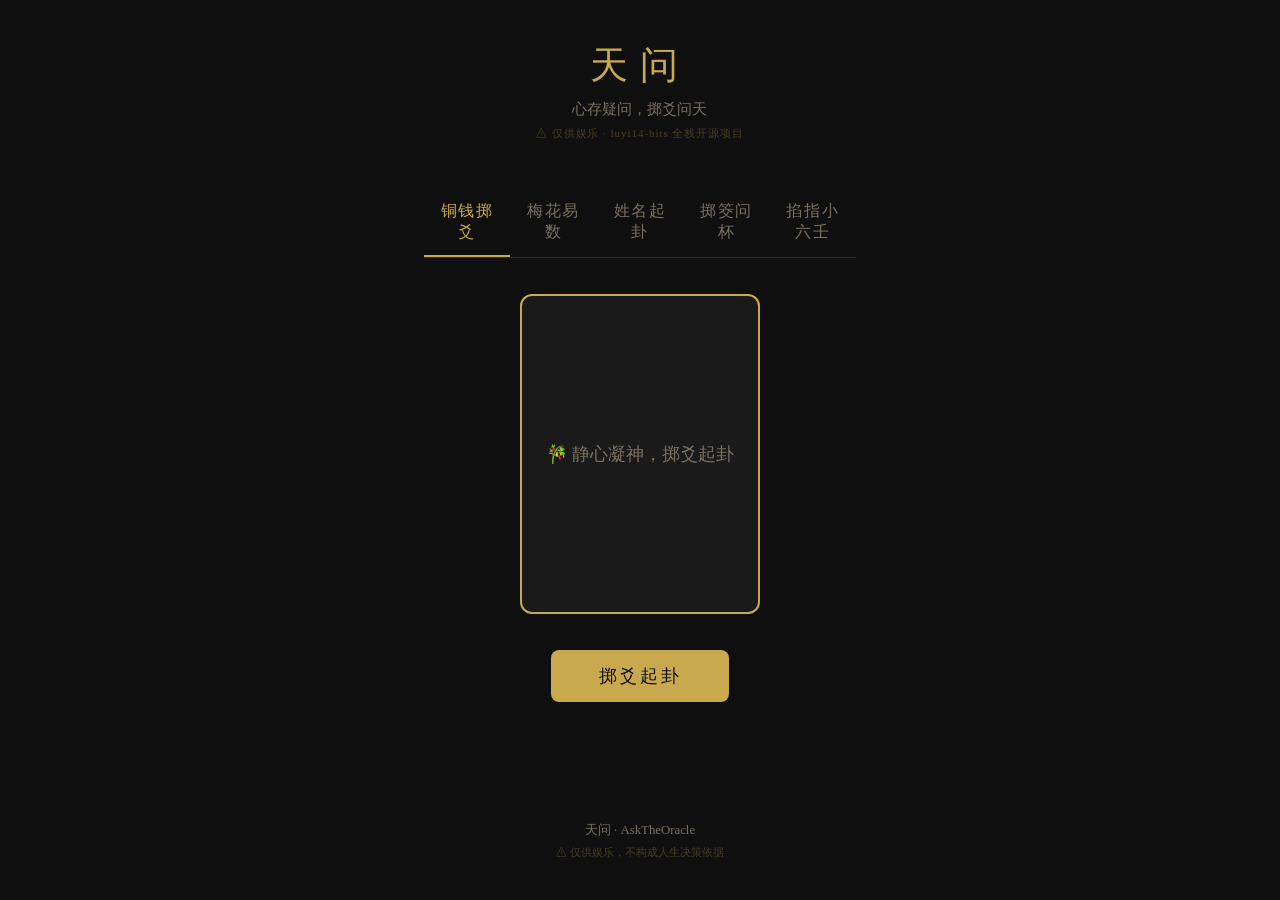
<file: index.html>
<!DOCTYPE html>
<!--
  AskTheOracle — 天问
  Copyright (C) 2026 天问 (AskTheOracle)
  Licensed under GNU AGPL v3.0
-->
<html lang="zh-CN">
<head>
    <meta charset="UTF-8">
    <meta name="viewport" content="width=device-width, initial-scale=1.0">
    <!-- [FIX F-06][FIX F-07] CSP: 移除 unsafe-inline（btn-share 已改用 CSS class）+ 移除 frame-ancestors（meta 标签不兼容） -->
    <meta http-equiv="Content-Security-Policy" content="default-src 'self'; style-src 'self'; img-src 'self' data:; connect-src 'self'; worker-src 'self';">
    <title>天问 · AskTheOracle</title>
    <link rel="stylesheet" href="css/style.css">
    <link rel="manifest" href="manifest.json">
    <meta name="theme-color" content="#0f0f0f">
    <meta name="apple-mobile-web-app-capable" content="yes">
    <meta name="apple-mobile-web-app-status-bar-style" content="black-translucent">
    <link rel="apple-touch-icon" href="icon.svg">
</head>
<body>
    <div id="app">
        <header>
            <h1>天问</h1>
            <p class="subtitle">心存疑问，掷爻问天</p>
            <p class="header-watermark">⚠ 仅供娱乐 · luyi14-bits 全栈开源项目</p>
        </header>

        <main id="main-stage">
            <!-- 模式切换 -->
            <div id="mode-tabs">
                <button id="tab-tongqian" class="mode-tab active">铜钱掷爻</button>
                <button id="tab-meihua" class="mode-tab">梅花易数</button>
                <button id="tab-name" class="mode-tab">姓名起卦</button>
                <button id="tab-jiaobei" class="mode-tab">掷筊问杯</button>
                <button id="tab-liuren" class="mode-tab">掐指小六壬</button>
            </div>

            <!-- 卦象展示区 -->
            <div id="gua-display">
                <p class="placeholder">🎋 静心凝神，掷爻起卦</p>
            </div>

            <!-- 铜钱操作区 -->
            <div id="controls">
                <button id="btn-cast" class="btn-primary">掷爻起卦</button>
            </div>

            <!-- 梅花操作区 -->
            <div id="meihua-controls" class="hidden">
                <div class="meihua-input-row">
                    <div class="meihua-input-group">
                        <label for="input-num1">上卦数</label>
                        <input type="number" id="input-num1" min="1" max="9999" placeholder="1-9999">
                    </div>
                    <div class="meihua-input-group">
                        <label for="input-num2">下卦数</label>
                        <input type="number" id="input-num2" min="1" max="9999" placeholder="1-9999">
                    </div>
                    <div class="meihua-input-group">
                        <label for="input-num3">动爻数</label>
                        <input type="number" id="input-num3" min="1" max="9999" placeholder="1-9999">
                    </div>
                </div>
                <div class="meihua-btn-row">
                    <button id="btn-meihua-random" class="btn-aux">🎲 随机数字</button>
                    <button id="btn-meihua-time" class="btn-aux">🕐 用当前时间</button>
                </div>
                <button id="btn-meihua-cast" class="btn-primary">起卦</button>
            </div>

            <!-- 姓名起卦区 -->
            <div id="name-controls" class="hidden">
                <div class="name-input-row">
                    <input type="text" id="input-name" placeholder="请输入姓名（如：诸葛亮）" maxlength="10">
                </div>
                <button id="btn-name-cast" class="btn-primary">起卦</button>
                <button id="btn-toggle-cross" class="btn-aux">交叉分析</button>
                <div id="birth-controls" class="hidden">
                    <div class="birth-input-row">
                        <div class="birth-input-group">
                            <label for="input-birth-year">年</label>
                            <input type="number" id="input-birth-year" min="1900" max="2100" placeholder="1990">
                        </div>
                        <div class="birth-input-group">
                            <label for="input-birth-month">月</label>
                            <input type="number" id="input-birth-month" min="1" max="12" placeholder="1">
                        </div>
                        <div class="birth-input-group">
                            <label for="input-birth-day">日</label>
                            <input type="number" id="input-birth-day" min="1" max="31" placeholder="1">
                        </div>
                        <div class="birth-input-group">
                            <label for="input-birth-hour">时</label>
                            <input type="number" id="input-birth-hour" min="0" max="23" placeholder="12">
                        </div>
                    </div>
                    <button id="btn-cross-cast" class="btn-primary">交叉起卦</button>
                </div>
            </div>

            <!-- 掷筊问杯区 -->
            <div id="jiaobei-controls" class="hidden">
                <div id="jiaobei-display">
                    <p class="placeholder">🙏 掷筊问杯，诚心则灵</p>
                </div>
                <button id="btn-jiaobei" class="btn-primary">掷杯</button>
            </div>

            <!-- 小六壬掐指区 -->
            <div id="liuren-controls" class="hidden">
                <div id="liuren-sub-tabs">
                    <button id="liuren-tab-lunar" class="liuren-sub-tab active">农历推算</button>
                    <button id="liuren-tab-solar" class="liuren-sub-tab">公历推算</button>
                </div>

                <div id="liuren-lunar-controls">
                    <div class="meihua-input-row">
                        <div class="meihua-input-group">
                            <label for="input-liuren-month">农历月</label>
                            <input type="number" id="input-liuren-month" min="1" max="12" placeholder="1-12">
                        </div>
                        <div class="meihua-input-group">
                            <label for="input-liuren-day">农历日</label>
                            <input type="number" id="input-liuren-day" min="1" max="30" placeholder="1-30">
                        </div>
                        <div class="meihua-input-group">
                            <label for="input-liuren-hour">时辰</label>
                            <input type="number" id="input-liuren-hour" min="1" max="12" placeholder="1-12">
                        </div>
                    </div>
                    <button id="btn-liuren-cast" class="btn-primary">掐指推算</button>
                </div>

                <div id="liuren-solar-controls" class="hidden">
                    <div class="birth-input-row">
                        <div class="birth-input-group">
                            <label for="liuren-sel-year">年</label>
                            <select id="liuren-sel-year"></select>
                        </div>
                        <div class="birth-input-group">
                            <label for="liuren-sel-month">月</label>
                            <select id="liuren-sel-month"></select>
                        </div>
                        <div class="birth-input-group">
                            <label for="liuren-sel-day">日</label>
                            <select id="liuren-sel-day"></select>
                        </div>
                    </div>
                    <div class="birth-input-row">
                        <div class="birth-input-group">
                            <label for="liuren-sel-hour">时</label>
                            <select id="liuren-sel-hour"></select>
                        </div>
                        <div class="birth-input-group">
                            <label for="liuren-sel-minute">分</label>
                            <select id="liuren-sel-minute"></select>
                        </div>
                    </div>
                    <button id="btn-liuren-solar" class="btn-primary">掐指推算</button>
                </div>
            </div>

            <!-- 结果区 -->
            <div id="result" class="hidden">
                <div id="gua-name"></div>
                <div id="gua-symbol"></div>
                <div id="gua-interpretation"></div>
                <button id="btn-share" class="btn-aux btn-share">📤 分享卦象</button>
            </div>
        </main>

        <footer>
            <p>天问 · AskTheOracle</p>
            <p class="footer-disclaimer">⚠ 仅供娱乐，不构成人生决策依据</p>
        </footer>
    </div>

    <script src="js/gua-data.js"></script>
    <script src="js/plain-data.js"></script>
    <script src="js/stroke-data.js"></script>
    <script src="js/animation.js"></script>
    <script src="js/app.js"></script>
    <script>
    if ('serviceWorker' in navigator) {
        navigator.serviceWorker.register('sw.js').catch(function () {});
    }
    </script>
</body>
</html>
</file>
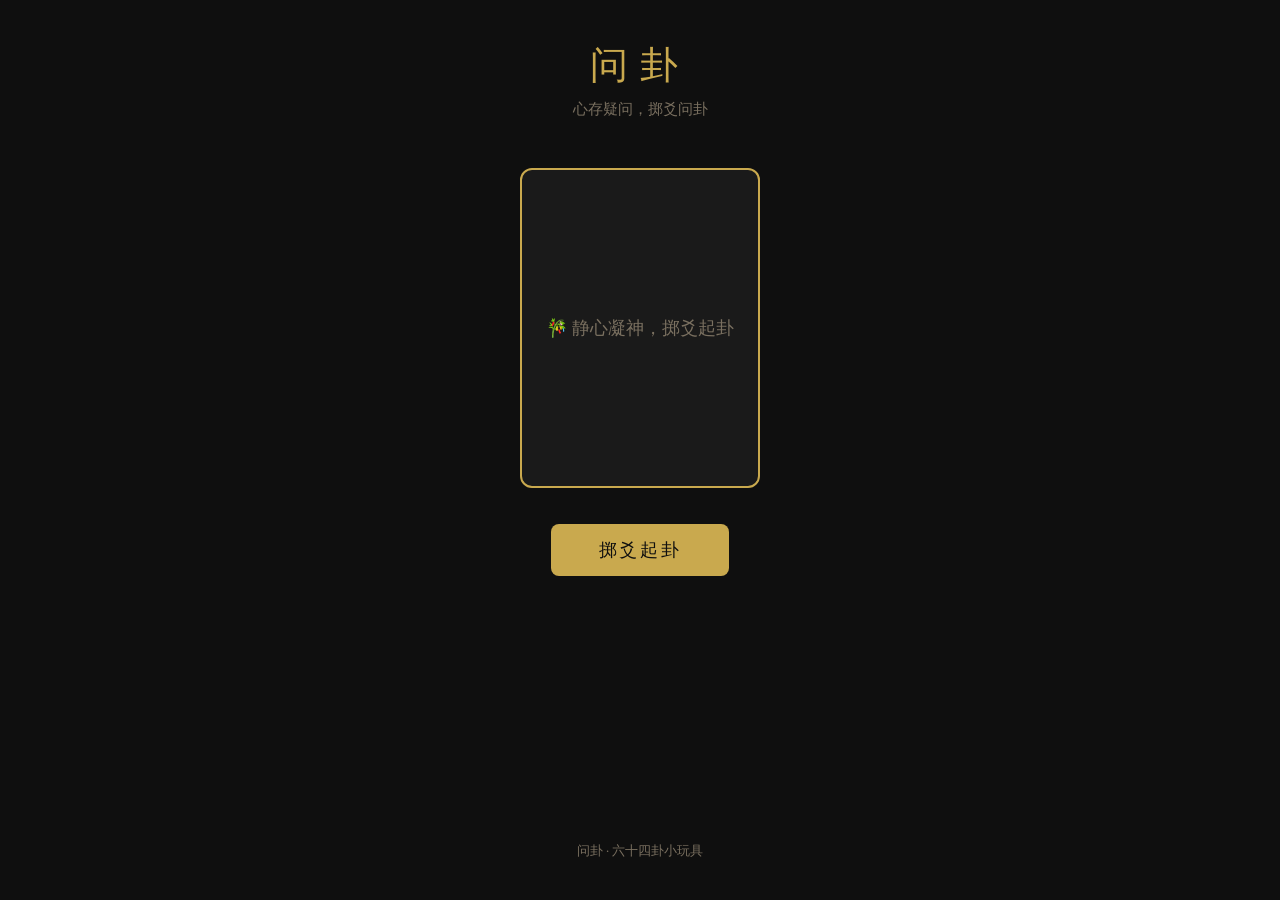
<file: versions/A0.2/index.html>
<!DOCTYPE html>
<html lang="zh-CN">
<head>
    <meta charset="UTF-8">
    <meta name="viewport" content="width=device-width, initial-scale=1.0">
    <meta http-equiv="Content-Security-Policy" content="default-src 'self'; style-src 'self' 'unsafe-inline'; img-src 'self' data:; connect-src 'none'; frame-ancestors 'none';">
    <title>问卦 · WenGua</title>
    <link rel="stylesheet" href="css/style.css">
</head>
<body>
    <div id="app">
        <header>
            <h1>问卦</h1>
            <p class="subtitle">心存疑问，掷爻问卦</p>
        </header>

        <main id="main-stage">
            <!-- 卦象展示区 -->
            <div id="gua-display">
                <p class="placeholder">🎋 静心凝神，掷爻起卦</p>
            </div>

            <!-- 操作区 -->
            <div id="controls">
                <button id="btn-cast" class="btn-primary">掷爻起卦</button>
            </div>

            <!-- 结果区 -->
            <div id="result" class="hidden">
                <div id="gua-name"></div>
                <div id="gua-symbol"></div>
                <div id="gua-interpretation"></div>
            </div>
        </main>

        <footer>
            <p>问卦 · 六十四卦小玩具</p>
        </footer>
    </div>

    <script src="js/gua-data.js"></script>
    <script src="js/animation.js"></script>
    <script src="js/app.js"></script>
</body>
</html>
</file>
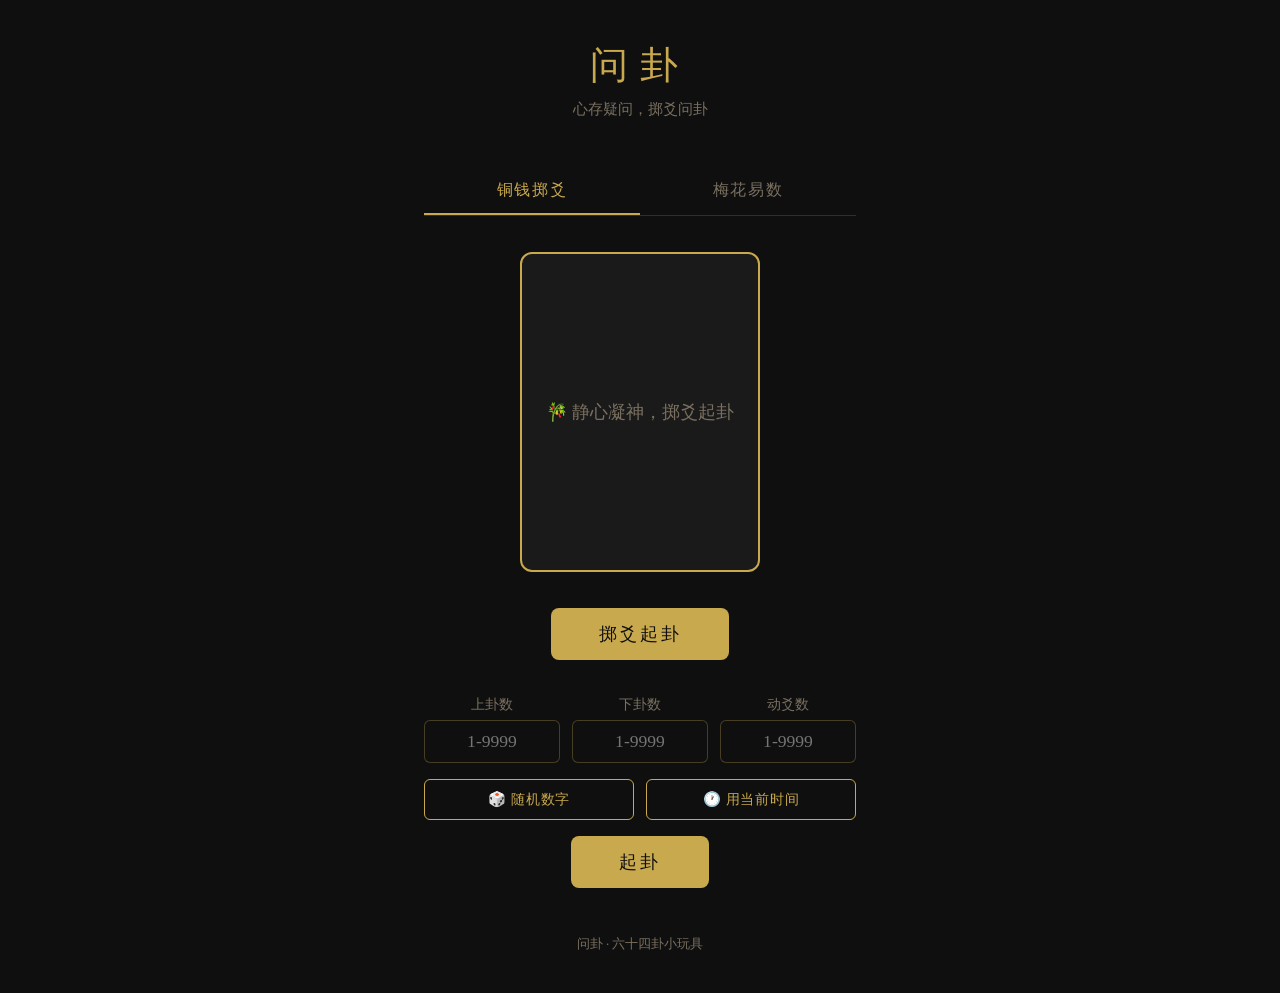
<file: versions/A0.3/index.html>
<!DOCTYPE html>
<html lang="zh-CN">
<head>
    <meta charset="UTF-8">
    <meta name="viewport" content="width=device-width, initial-scale=1.0">
    <meta http-equiv="Content-Security-Policy" content="default-src 'self'; style-src 'self' 'unsafe-inline'; img-src 'self' data:; connect-src 'none'; frame-ancestors 'none';">
    <title>问卦 · WenGua</title>
    <link rel="stylesheet" href="css/style.css">
</head>
<body>
    <div id="app">
        <header>
            <h1>问卦</h1>
            <p class="subtitle">心存疑问，掷爻问卦</p>
        </header>

        <main id="main-stage">
            <!-- 模式切换 -->
            <div id="mode-tabs">
                <button id="tab-tongqian" class="mode-tab active">铜钱掷爻</button>
                <button id="tab-meihua" class="mode-tab">梅花易数</button>
            </div>

            <!-- 卦象展示区 -->
            <div id="gua-display">
                <p class="placeholder">🎋 静心凝神，掷爻起卦</p>
            </div>

            <!-- 铜钱操作区 -->
            <div id="controls">
                <button id="btn-cast" class="btn-primary">掷爻起卦</button>
            </div>

            <!-- 梅花操作区 -->
            <div id="meihua-controls" class="hidden">
                <div class="meihua-input-row">
                    <div class="meihua-input-group">
                        <label for="input-num1">上卦数</label>
                        <input type="number" id="input-num1" min="1" max="9999" placeholder="1-9999">
                    </div>
                    <div class="meihua-input-group">
                        <label for="input-num2">下卦数</label>
                        <input type="number" id="input-num2" min="1" max="9999" placeholder="1-9999">
                    </div>
                    <div class="meihua-input-group">
                        <label for="input-num3">动爻数</label>
                        <input type="number" id="input-num3" min="1" max="9999" placeholder="1-9999">
                    </div>
                </div>
                <div class="meihua-btn-row">
                    <button id="btn-meihua-random" class="btn-aux">🎲 随机数字</button>
                    <button id="btn-meihua-time" class="btn-aux">🕐 用当前时间</button>
                </div>
                <button id="btn-meihua-cast" class="btn-primary">起卦</button>
            </div>

            <!-- 结果区 -->
            <div id="result" class="hidden">
                <div id="gua-name"></div>
                <div id="gua-symbol"></div>
                <div id="gua-interpretation"></div>
            </div>
        </main>

        <footer>
            <p>问卦 · 六十四卦小玩具</p>
        </footer>
    </div>

    <script src="js/gua-data.js"></script>
    <script src="js/animation.js"></script>
    <script src="js/app.js"></script>
</body>
</html>
</file>
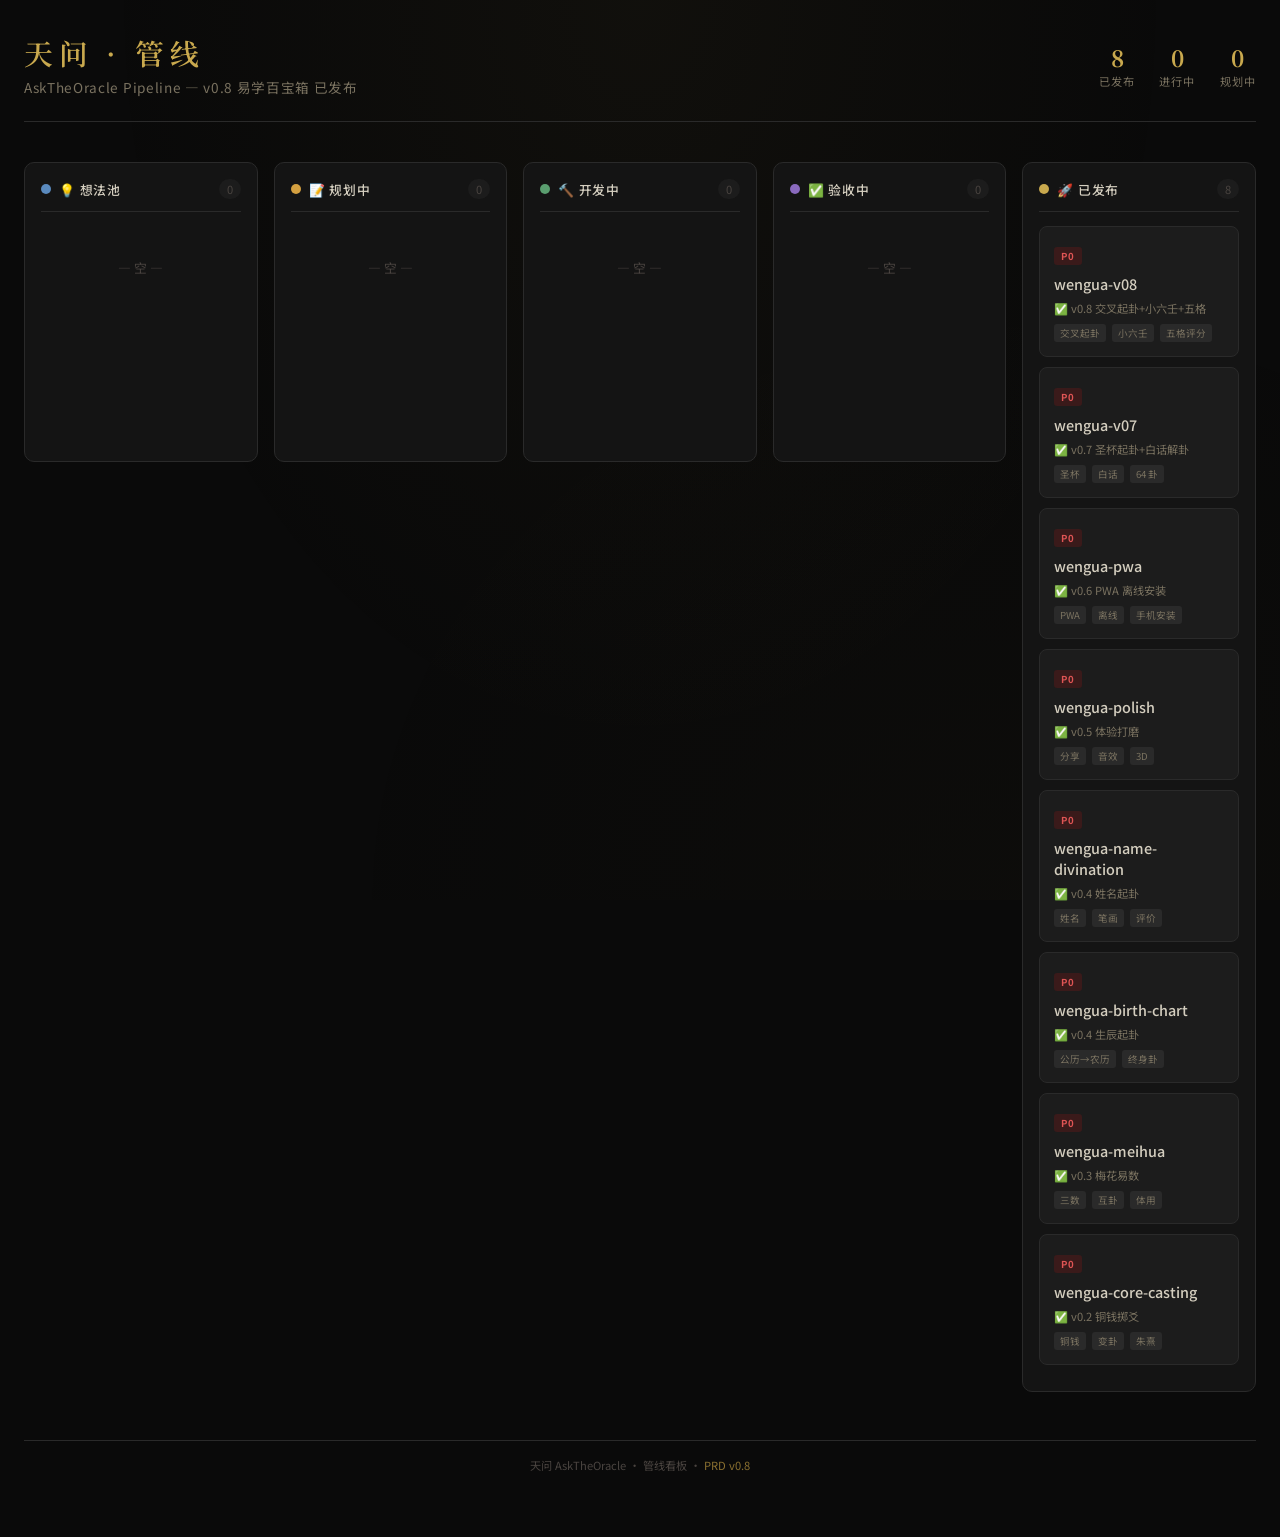
<file: .trae/pipeline/pipeline.html>
<!DOCTYPE html>
<html lang="zh-CN">
<head>
<meta charset="UTF-8">
<meta name="viewport" content="width=device-width, initial-scale=1.0">
<title>问卦 · 管线看板</title>
<style>
  @import url('https://fonts.googleapis.com/css2?family=Noto+Serif+SC:wght@400;600;700&family=Noto+Sans+SC:wght@300;400;500&display=swap');

  :root {
    --bg: #0a0a0a;
    --surface: #141414;
    --card: #1c1c1c;
    --border: #2a2a2a;
    --gold: #c9a94e;
    --gold-dim: #8a7030;
    --text: #d4cebf;
    --text-dim: #7a7260;
    --text-muted: #4a4440;
    --red: #e05555;
    --amber: #d4a040;
    --green: #5a9e6f;
    --blue: #5a8abe;
    --tag-idea: #3a3a4a;
    --tag-plan: #4a3a2a;
    --tag-dev: #2a4a3a;
    --tag-review: #3a2a4a;
    --tag-done: #2a3a2a;
  }

  * { margin:0; padding:0; box-sizing:border-box; }

  body {
    background: var(--bg);
    color: var(--text);
    font-family: 'Noto Sans SC', 'Microsoft YaHei', sans-serif;
    min-height: 100vh;
    overflow-x: hidden;
  }

  /* --- Background atmosphere --- */
  body::before {
    content: '';
    position: fixed;
    inset: 0;
    background: radial-gradient(ellipse at 50% 0%, rgba(201,169,78,0.04) 0%, transparent 60%),
                radial-gradient(ellipse at 80% 100%, rgba(201,169,78,0.02) 0%, transparent 50%);
    pointer-events: none;
    z-index: 0;
  }

  .container {
    position: relative;
    z-index: 1;
    max-width: 1400px;
    margin: 0 auto;
    padding: 32px 24px 64px;
  }

  /* --- Header --- */
  .header {
    display: flex;
    align-items: center;
    justify-content: space-between;
    margin-bottom: 40px;
    padding-bottom: 24px;
    border-bottom: 1px solid var(--border);
  }

  .header-left h1 {
    font-family: 'Noto Serif SC', serif;
    font-size: 1.8rem;
    font-weight: 600;
    color: var(--gold);
    letter-spacing: 0.2em;
  }

  .header-left .sub {
    color: var(--text-dim);
    font-size: 0.85rem;
    margin-top: 4px;
    letter-spacing: 0.05em;
  }

  .header-right {
    display: flex;
    gap: 24px;
    align-items: center;
  }

  .stat {
    text-align: center;
  }
  .stat-num {
    font-family: 'Noto Serif SC', serif;
    font-size: 1.4rem;
    color: var(--gold);
    font-weight: 700;
  }
  .stat-label {
    font-size: 0.7rem;
    color: var(--text-dim);
    text-transform: uppercase;
    letter-spacing: 0.1em;
  }

  /* --- Pipeline columns --- */
  .pipeline {
    display: grid;
    grid-template-columns: repeat(5, 1fr);
    gap: 16px;
    align-items: start;
  }

  .column {
    background: var(--surface);
    border-radius: 10px;
    padding: 16px;
    border: 1px solid var(--border);
    min-height: 300px;
  }

  .col-header {
    display: flex;
    align-items: center;
    gap: 8px;
    margin-bottom: 14px;
    padding-bottom: 12px;
    border-bottom: 1px solid var(--border);
  }

  .col-icon {
    width: 10px;
    height: 10px;
    border-radius: 50%;
    flex-shrink: 0;
  }
  .col-icon.idea { background: var(--blue); }
  .col-icon.plan { background: var(--amber); }
  .col-icon.dev  { background: var(--green); }
  .col-icon.review { background: #8a6abe; }
  .col-icon.done { background: var(--gold); }

  .col-title {
    font-size: 0.8rem;
    font-weight: 500;
    letter-spacing: 0.06em;
  }
  .col-count {
    margin-left: auto;
    font-size: 0.7rem;
    color: var(--text-muted);
    background: var(--card);
    padding: 2px 8px;
    border-radius: 10px;
  }

  /* --- Cards --- */
  .card {
    background: var(--card);
    border: 1px solid var(--border);
    border-radius: 8px;
    padding: 14px;
    margin-bottom: 10px;
    cursor: pointer;
    transition: border-color 0.2s, transform 0.2s;
  }
  .card:hover {
    border-color: var(--gold-dim);
    transform: translateY(-1px);
  }

  .card-priority {
    display: inline-block;
    font-size: 0.6rem;
    font-weight: 700;
    letter-spacing: 0.08em;
    padding: 2px 7px;
    border-radius: 3px;
    margin-bottom: 8px;
  }
  .pri-p0 { background: #3a1a1a; color: var(--red); }
  .pri-p1 { background: #3a2a1a; color: var(--amber); }
  .pri-p2 { background: #2a2a3a; color: var(--blue); }
  .pri-p3 { background: var(--tag-idea); color: #8a8aaa; }

  .card-title {
    font-size: 0.9rem;
    font-weight: 500;
    color: var(--text);
    margin-bottom: 6px;
  }

  .card-meta {
    font-size: 0.7rem;
    color: var(--text-dim);
    display: flex;
    gap: 12px;
  }

  .card-meta span {
    display: flex;
    align-items: center;
    gap: 4px;
  }

  .card-tags {
    margin-top: 8px;
    display: flex;
    gap: 6px;
    flex-wrap: wrap;
  }

  .tag {
    font-size: 0.6rem;
    padding: 2px 6px;
    border-radius: 3px;
    background: var(--border);
    color: var(--text-dim);
  }

  /* --- Footer --- */
  .footer {
    margin-top: 48px;
    padding-top: 16px;
    border-top: 1px solid var(--border);
    text-align: center;
    color: var(--text-muted);
    font-size: 0.7rem;
  }

  .footer a {
    color: var(--gold-dim);
    text-decoration: none;
  }

  @media (max-width: 1000px) {
    .pipeline { grid-template-columns: repeat(3, 1fr); }
  }
  @media (max-width: 640px) {
    .pipeline { grid-template-columns: 1fr; }
    .header { flex-direction: column; gap: 16px; text-align: center; }
  }
</style>
</head>
<body>
<div class="container">

  <!-- Header -->
  <div class="header">
    <div class="header-left">
      <h1>天问 · 管线</h1>
      <div class="sub">AskTheOracle Pipeline — v0.8 易学百宝箱 已发布</div>
    </div>
    <div class="header-right">
      <div class="stat">
        <div class="stat-num">8</div>
        <div class="stat-label">已发布</div>
      </div>
      <div class="stat">
        <div class="stat-num">0</div>
        <div class="stat-label">进行中</div>
      </div>
      <div class="stat">
        <div class="stat-num">0</div>
        <div class="stat-label">规划中</div>
      </div>
    </div>
  </div>

  <!-- Pipeline -->
  <div class="pipeline">

    <!-- 想法池 -->
    <div class="column">
      <div class="col-header">
        <div class="col-icon idea"></div>
        <div class="col-title">💡 想法池</div>
        <div class="col-count">0</div>
      </div>
      <div style="color:var(--text-muted);text-align:center;padding:32px 0;font-size:0.8rem;">— 空 —</div>
    </div>

    <!-- 规划中 -->
    <div class="column">
      <div class="col-header">
        <div class="col-icon plan"></div>
        <div class="col-title">📝 规划中</div>
        <div class="col-count">0</div>
      </div>
      <div style="color:var(--text-muted);text-align:center;padding:32px 0;font-size:0.8rem;">— 空 —</div>
    </div>

    <!-- 开发中 -->
    <div class="column">
      <div class="col-header">
        <div class="col-icon dev"></div>
        <div class="col-title">🔨 开发中</div>
        <div class="col-count">0</div>
      </div>
      <div style="color:var(--text-muted);text-align:center;padding:32px 0;font-size:0.8rem;">— 空 —</div>
    </div>

    <!-- 验收中 -->
    <div class="column">
      <div class="col-header">
        <div class="col-icon review"></div>
        <div class="col-title">✅ 验收中</div>
        <div class="col-count">0</div>
      </div>
      <div style="color:var(--text-muted);text-align:center;padding:32px 0;font-size:0.8rem;">— 空 —</div>
    </div>

    <!-- 已发布 -->
    <div class="column">
      <div class="col-header">
        <div class="col-icon done"></div>
        <div class="col-title">🚀 已发布</div>
        <div class="col-count">8</div>
      </div>

      <div class="card">
        <div class="card-priority pri-p0">P0</div>
        <div class="card-title">wengua-v08</div>
        <div class="card-meta"><span>✅ v0.8 交叉起卦+小六壬+五格</span></div>
        <div class="card-tags"><span class="tag">交叉起卦</span><span class="tag">小六壬</span><span class="tag">五格评分</span></div>
      </div>
      <div class="card">
        <div class="card-priority pri-p0">P0</div>
        <div class="card-title">wengua-v07</div>
        <div class="card-meta"><span>✅ v0.7 圣杯起卦+白话解卦</span></div>
        <div class="card-tags"><span class="tag">圣杯</span><span class="tag">白话</span><span class="tag">64 卦</span></div>
      </div>
      <div class="card">
        <div class="card-priority pri-p0">P0</div>
        <div class="card-title">wengua-pwa</div>
        <div class="card-meta"><span>✅ v0.6 PWA 离线安装</span></div>
        <div class="card-tags"><span class="tag">PWA</span><span class="tag">离线</span><span class="tag">手机安装</span></div>
      </div>

      <div class="card">
        <div class="card-priority pri-p0">P0</div>
        <div class="card-title">wengua-polish</div>
        <div class="card-meta"><span>✅ v0.5 体验打磨</span></div>
        <div class="card-tags"><span class="tag">分享</span><span class="tag">音效</span><span class="tag">3D</span></div>
      </div>
      <div class="card">
        <div class="card-priority pri-p0">P0</div>
        <div class="card-title">wengua-name-divination</div>
        <div class="card-meta"><span>✅ v0.4 姓名起卦</span></div>
        <div class="card-tags"><span class="tag">姓名</span><span class="tag">笔画</span><span class="tag">评价</span></div>
      </div>
      <div class="card">
        <div class="card-priority pri-p0">P0</div>
        <div class="card-title">wengua-birth-chart</div>
        <div class="card-meta"><span>✅ v0.4 生辰起卦</span></div>
        <div class="card-tags"><span class="tag">公历→农历</span><span class="tag">终身卦</span></div>
      </div>
      <div class="card">
        <div class="card-priority pri-p0">P0</div>
        <div class="card-title">wengua-meihua</div>
        <div class="card-meta"><span>✅ v0.3 梅花易数</span></div>
        <div class="card-tags"><span class="tag">三数</span><span class="tag">互卦</span><span class="tag">体用</span></div>
      </div>
      <div class="card">
        <div class="card-priority pri-p0">P0</div>
        <div class="card-title">wengua-core-casting</div>
        <div class="card-meta"><span>✅ v0.2 铜钱掷爻</span></div>
        <div class="card-tags"><span class="tag">铜钱</span><span class="tag">变卦</span><span class="tag">朱熹</span></div>
      </div>
    </div>

  </div>

  <div class="footer">
    天问 AskTheOracle · 管线看板 · <a href="../../docs/PRD-问卦-v0.8.md">PRD v0.8</a>
  </div>

</div>
</body>
</html>
</file>
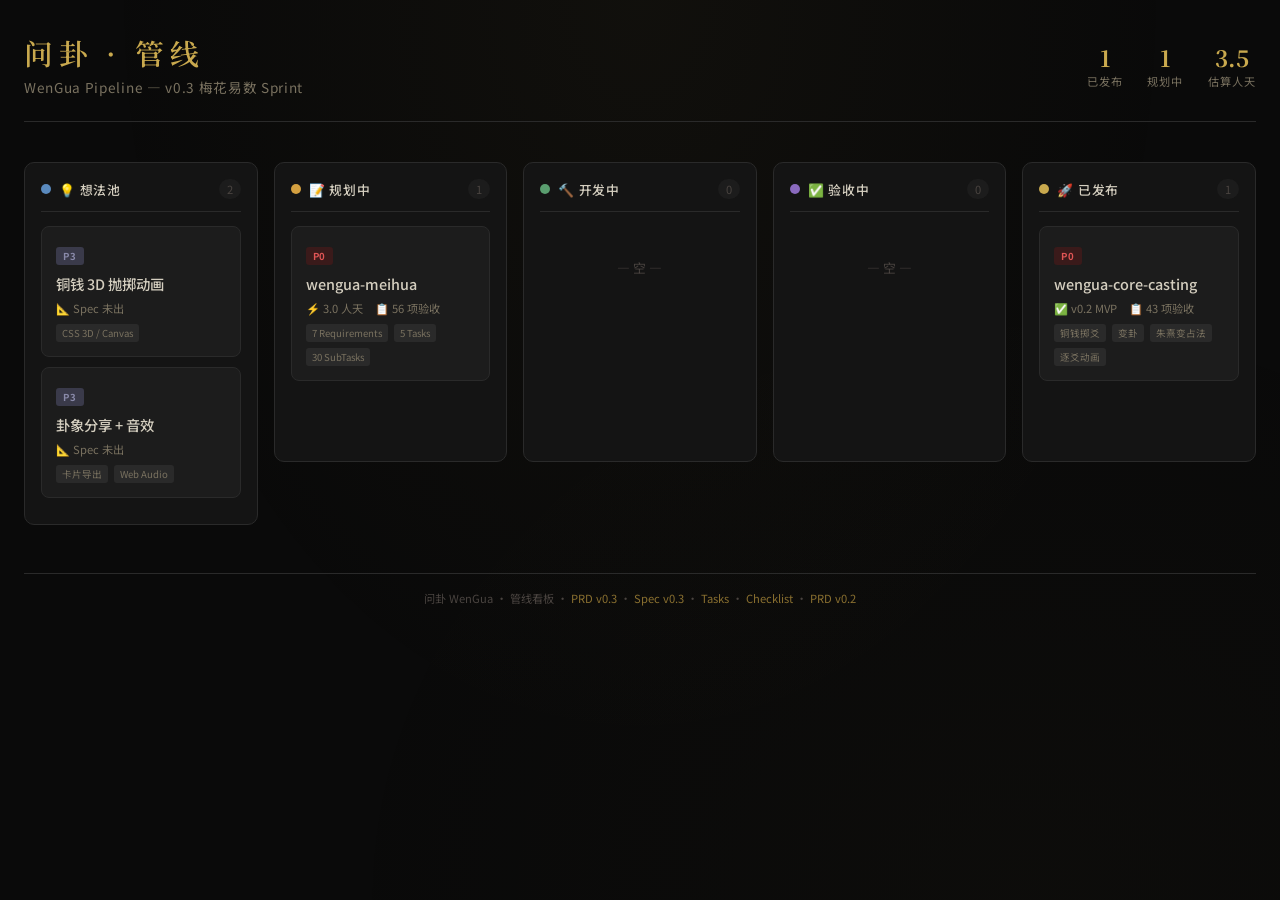
<file: versions/A0.2/.trae/pipeline/pipeline.html>
<!DOCTYPE html>
<html lang="zh-CN">
<head>
<meta charset="UTF-8">
<meta name="viewport" content="width=device-width, initial-scale=1.0">
<title>问卦 · 管线看板</title>
<style>
  @import url('https://fonts.googleapis.com/css2?family=Noto+Serif+SC:wght@400;600;700&family=Noto+Sans+SC:wght@300;400;500&display=swap');

  :root {
    --bg: #0a0a0a;
    --surface: #141414;
    --card: #1c1c1c;
    --border: #2a2a2a;
    --gold: #c9a94e;
    --gold-dim: #8a7030;
    --text: #d4cebf;
    --text-dim: #7a7260;
    --text-muted: #4a4440;
    --red: #e05555;
    --amber: #d4a040;
    --green: #5a9e6f;
    --blue: #5a8abe;
    --tag-idea: #3a3a4a;
    --tag-plan: #4a3a2a;
    --tag-dev: #2a4a3a;
    --tag-review: #3a2a4a;
    --tag-done: #2a3a2a;
  }

  * { margin:0; padding:0; box-sizing:border-box; }

  body {
    background: var(--bg);
    color: var(--text);
    font-family: 'Noto Sans SC', 'Microsoft YaHei', sans-serif;
    min-height: 100vh;
    overflow-x: hidden;
  }

  /* --- Background atmosphere --- */
  body::before {
    content: '';
    position: fixed;
    inset: 0;
    background: radial-gradient(ellipse at 50% 0%, rgba(201,169,78,0.04) 0%, transparent 60%),
                radial-gradient(ellipse at 80% 100%, rgba(201,169,78,0.02) 0%, transparent 50%);
    pointer-events: none;
    z-index: 0;
  }

  .container {
    position: relative;
    z-index: 1;
    max-width: 1400px;
    margin: 0 auto;
    padding: 32px 24px 64px;
  }

  /* --- Header --- */
  .header {
    display: flex;
    align-items: center;
    justify-content: space-between;
    margin-bottom: 40px;
    padding-bottom: 24px;
    border-bottom: 1px solid var(--border);
  }

  .header-left h1 {
    font-family: 'Noto Serif SC', serif;
    font-size: 1.8rem;
    font-weight: 600;
    color: var(--gold);
    letter-spacing: 0.2em;
  }

  .header-left .sub {
    color: var(--text-dim);
    font-size: 0.85rem;
    margin-top: 4px;
    letter-spacing: 0.05em;
  }

  .header-right {
    display: flex;
    gap: 24px;
    align-items: center;
  }

  .stat {
    text-align: center;
  }
  .stat-num {
    font-family: 'Noto Serif SC', serif;
    font-size: 1.4rem;
    color: var(--gold);
    font-weight: 700;
  }
  .stat-label {
    font-size: 0.7rem;
    color: var(--text-dim);
    text-transform: uppercase;
    letter-spacing: 0.1em;
  }

  /* --- Pipeline columns --- */
  .pipeline {
    display: grid;
    grid-template-columns: repeat(5, 1fr);
    gap: 16px;
    align-items: start;
  }

  .column {
    background: var(--surface);
    border-radius: 10px;
    padding: 16px;
    border: 1px solid var(--border);
    min-height: 300px;
  }

  .col-header {
    display: flex;
    align-items: center;
    gap: 8px;
    margin-bottom: 14px;
    padding-bottom: 12px;
    border-bottom: 1px solid var(--border);
  }

  .col-icon {
    width: 10px;
    height: 10px;
    border-radius: 50%;
    flex-shrink: 0;
  }
  .col-icon.idea { background: var(--blue); }
  .col-icon.plan { background: var(--amber); }
  .col-icon.dev  { background: var(--green); }
  .col-icon.review { background: #8a6abe; }
  .col-icon.done { background: var(--gold); }

  .col-title {
    font-size: 0.8rem;
    font-weight: 500;
    letter-spacing: 0.06em;
  }
  .col-count {
    margin-left: auto;
    font-size: 0.7rem;
    color: var(--text-muted);
    background: var(--card);
    padding: 2px 8px;
    border-radius: 10px;
  }

  /* --- Cards --- */
  .card {
    background: var(--card);
    border: 1px solid var(--border);
    border-radius: 8px;
    padding: 14px;
    margin-bottom: 10px;
    cursor: pointer;
    transition: border-color 0.2s, transform 0.2s;
  }
  .card:hover {
    border-color: var(--gold-dim);
    transform: translateY(-1px);
  }

  .card-priority {
    display: inline-block;
    font-size: 0.6rem;
    font-weight: 700;
    letter-spacing: 0.08em;
    padding: 2px 7px;
    border-radius: 3px;
    margin-bottom: 8px;
  }
  .pri-p0 { background: #3a1a1a; color: var(--red); }
  .pri-p1 { background: #3a2a1a; color: var(--amber); }
  .pri-p2 { background: #2a2a3a; color: var(--blue); }
  .pri-p3 { background: var(--tag-idea); color: #8a8aaa; }

  .card-title {
    font-size: 0.9rem;
    font-weight: 500;
    color: var(--text);
    margin-bottom: 6px;
  }

  .card-meta {
    font-size: 0.7rem;
    color: var(--text-dim);
    display: flex;
    gap: 12px;
  }

  .card-meta span {
    display: flex;
    align-items: center;
    gap: 4px;
  }

  .card-tags {
    margin-top: 8px;
    display: flex;
    gap: 6px;
    flex-wrap: wrap;
  }

  .tag {
    font-size: 0.6rem;
    padding: 2px 6px;
    border-radius: 3px;
    background: var(--border);
    color: var(--text-dim);
  }

  /* --- Footer --- */
  .footer {
    margin-top: 48px;
    padding-top: 16px;
    border-top: 1px solid var(--border);
    text-align: center;
    color: var(--text-muted);
    font-size: 0.7rem;
  }

  .footer a {
    color: var(--gold-dim);
    text-decoration: none;
  }

  @media (max-width: 1000px) {
    .pipeline { grid-template-columns: repeat(3, 1fr); }
  }
  @media (max-width: 640px) {
    .pipeline { grid-template-columns: 1fr; }
    .header { flex-direction: column; gap: 16px; text-align: center; }
  }
</style>
</head>
<body>
<div class="container">

  <!-- Header -->
  <div class="header">
    <div class="header-left">
      <h1>问卦 · 管线</h1>
      <div class="sub">WenGua Pipeline — v0.3 梅花易数 Sprint</div>
    </div>
    <div class="header-right">
      <div class="stat">
        <div class="stat-num">1</div>
        <div class="stat-label">已发布</div>
      </div>
      <div class="stat">
        <div class="stat-num">1</div>
        <div class="stat-label">规划中</div>
      </div>
      <div class="stat">
        <div class="stat-num">3.5</div>
        <div class="stat-label">估算人天</div>
      </div>
    </div>
  </div>

  <!-- Pipeline -->
  <div class="pipeline">

    <!-- 想法池 -->
    <div class="column">
      <div class="col-header">
        <div class="col-icon idea"></div>
        <div class="col-title">💡 想法池</div>
        <div class="col-count">2</div>
      </div>

      <div class="card">
        <div class="card-priority pri-p3">P3</div>
        <div class="card-title">铜钱 3D 抛掷动画</div>
        <div class="card-meta"><span>📐 Spec 未出</span></div>
        <div class="card-tags"><span class="tag">CSS 3D / Canvas</span></div>
      </div>

      <div class="card">
        <div class="card-priority pri-p3">P3</div>
        <div class="card-title">卦象分享 + 音效</div>
        <div class="card-meta"><span>📐 Spec 未出</span></div>
        <div class="card-tags">
          <span class="tag">卡片导出</span>
          <span class="tag">Web Audio</span>
        </div>
      </div>
    </div>

    <!-- 规划中 -->
    <div class="column">
      <div class="col-header">
        <div class="col-icon plan"></div>
        <div class="col-title">📝 规划中</div>
        <div class="col-count">1</div>
      </div>

      <div class="card">
        <div class="card-priority pri-p0">P0</div>
        <div class="card-title">wengua-meihua</div>
        <div class="card-meta">
          <span>⚡ 3.0 人天</span>
          <span>📋 56 项验收</span>
        </div>
        <div class="card-tags">
          <span class="tag">7 Requirements</span>
          <span class="tag">5 Tasks</span>
          <span class="tag">30 SubTasks</span>
        </div>
      </div>
    </div>

    <!-- 开发中 -->
    <div class="column">
      <div class="col-header">
        <div class="col-icon dev"></div>
        <div class="col-title">🔨 开发中</div>
        <div class="col-count">0</div>
      </div>
      <div style="color:var(--text-muted);text-align:center;padding:32px 0;font-size:0.8rem;">— 空 —</div>
    </div>

    <!-- 验收中 -->
    <div class="column">
      <div class="col-header">
        <div class="col-icon review"></div>
        <div class="col-title">✅ 验收中</div>
        <div class="col-count">0</div>
      </div>
      <div style="color:var(--text-muted);text-align:center;padding:32px 0;font-size:0.8rem;">— 空 —</div>
    </div>

    <!-- 已发布 -->
    <div class="column">
      <div class="col-header">
        <div class="col-icon done"></div>
        <div class="col-title">🚀 已发布</div>
        <div class="col-count">1</div>
      </div>

      <div class="card">
        <div class="card-priority pri-p0">P0</div>
        <div class="card-title">wengua-core-casting</div>
        <div class="card-meta">
          <span>✅ v0.2 MVP</span>
          <span>📋 43 项验收</span>
        </div>
        <div class="card-tags">
          <span class="tag">铜钱掷爻</span>
          <span class="tag">变卦</span>
          <span class="tag">朱熹变占法</span>
          <span class="tag">逐爻动画</span>
        </div>
      </div>
    </div>

  </div>

  <div class="footer">
    问卦 WenGua · 管线看板 · <a href="../../docs/PRD-问卦-v0.3.md">PRD v0.3</a> ·
    <a href="../specs/wengua-meihua/spec.md">Spec v0.3</a> ·
    <a href="../specs/wengua-meihua/tasks.md">Tasks</a> ·
    <a href="../specs/wengua-meihua/checklist.md">Checklist</a> ·
    <a href="../../docs/PRD-问卦-v0.2.md">PRD v0.2</a>
  </div>

</div>
</body>
</html>
</file>
<file: css/style.css>
/* ========================================
   AskTheOracle — 样式

   Copyright (C) 2026 天问 (AskTheOracle)
   Licensed under GNU AGPL v3.0
   ======================================== */

/* --- Reset & Base --- */
*, *::before, *::after {
    box-sizing: border-box;
    margin: 0;
    padding: 0;
}

:root {
    --color-bg: #0f0f0f;
    --color-surface: #1a1a1a;
    --color-text: #e0d6c2;
    --color-text-dim: #7a7060;
    --color-accent: #c9a94e;
    --color-accent-glow: #f0d060;
    --font-main: "Microsoft YaHei", "PingFang SC", "Noto Serif SC", serif;
}

body {
    font-family: var(--font-main);
    background: var(--color-bg);
    color: var(--color-text);
    min-height: 100vh;
    display: flex;
    justify-content: center;
    align-items: center;
}

#app {
    width: 100%;
    max-width: 480px;
    min-height: 100vh;
    display: flex;
    flex-direction: column;
    align-items: center;
    padding: 40px 24px;
}

/* --- Header --- */
header {
    text-align: center;
    margin-bottom: 48px;
}

header h1 {
    font-size: 2.4rem;
    color: var(--color-accent);
    letter-spacing: 0.3em;
    font-weight: 400;
}

.subtitle {
    color: var(--color-text-dim);
    font-size: 0.95rem;
    margin-top: 8px;
}

.header-disclaimer {
    color: rgba(201, 169, 78, 0.35);
    font-size: 0.75rem;
    margin-top: 4px;
    letter-spacing: 0.1em;
}

.header-watermark {
    color: rgba(201, 169, 78, 0.3);
    font-size: 0.7rem;
    margin-top: 6px;
    letter-spacing: 0.08em;
}

/* --- Main Stage --- */
#main-stage {
    flex: 1;
    width: 100%;
    display: flex;
    flex-direction: column;
    align-items: center;
    gap: 36px;
}

#gua-display {
    width: 240px;
    height: 320px;
    border: 2px solid var(--color-accent);
    border-radius: 12px;
    display: flex;
    align-items: center;
    justify-content: center;
    background: var(--color-surface);
}

.placeholder {
    color: var(--color-text-dim);
    font-size: 1.1rem;
}

/* --- Controls --- */
#controls {
    display: flex;
    gap: 16px;
}

.btn-primary {
    padding: 14px 48px;
    font-size: 1.1rem;
    font-family: var(--font-main);
    background: var(--color-accent);
    color: var(--color-bg);
    border: none;
    border-radius: 8px;
    cursor: pointer;
    letter-spacing: 0.15em;
    transition: all 0.2s ease;
}

.btn-primary:hover {
    background: var(--color-accent-glow);
    transform: translateY(-1px);
}

.btn-primary:active {
    transform: translateY(0);
}

/* --- Result --- */
/* [FIX B1] 特异性: #id.hidden (0,1,1,0) > #id {display:flex} (0,1,0,0) */
.hidden { display: none; }
#meihua-controls.hidden { display: none; }
#meihua-sub-tabs.hidden { display: none; }
#birth-controls.hidden { display: none; }
#name-controls.hidden { display: none; }
#jiaobei-controls.hidden { display: none; }
#liuren-controls.hidden { display: none; }

#result {
    width: 100%;
    text-align: center;
    padding: 24px;
    background: var(--color-surface);
    border-radius: 12px;
}

/* --- Footer --- */
footer {
    margin-top: 48px;
    color: var(--color-text-dim);
    font-size: 0.8rem;
    text-align: center;
}

.footer-disclaimer {
    margin-top: 6px;
    font-size: 0.7rem;
    color: rgba(201, 169, 78, 0.3);
}

/* --- Yao Display (爻) --- */
#gua-display {
    flex-direction: column;
    justify-content: center;
    gap: 8px;
    padding: 16px;
    overflow: hidden;
}

.yao {
    font-size: 22px;
    text-align: center;
    letter-spacing: 0.15em;
    line-height: 1.8;
    opacity: 0;
    transform: translateY(12px);
    transition: opacity 0.4s ease, transform 0.4s ease;
    position: relative;
    width: 100%;
}

.yao-visible {
    opacity: 1;
    transform: translateY(0);
}

.yao-yang {
    color: var(--color-text);
}

.yao-yin {
    color: var(--color-text);
    letter-spacing: 0.5em;
}

.yao-changing {
    color: var(--color-accent);
    text-shadow: 0 0 8px rgba(201, 169, 78, 0.4);
}

.yao-changing-mark {
    font-size: 14px;
    margin-left: 8px;
    vertical-align: super;
}

/* --- Button Disabled --- */
.btn-primary:disabled {
    opacity: 0.5;
    cursor: not-allowed;
    transform: none;
}

.btn-primary:disabled:hover {
    background: var(--color-accent);
    transform: none;
}

/* --- Result Area --- */
#gua-name {
    font-size: 1.6rem;
    color: var(--color-accent);
    margin-bottom: 8px;
    letter-spacing: 0.1em;
}

#gua-symbol {
    font-size: 56px;
    line-height: 1.4;
    margin-bottom: 16px;
}

#gua-interpretation {
    text-align: left;
    line-height: 1.8;
}

.gua-judgement {
    font-size: 1rem;
    padding: 12px 0;
    border-bottom: 1px solid rgba(201, 169, 78, 0.2);
    margin-bottom: 12px;
}

.yao-lines-list {
    display: flex;
    flex-direction: column;
    gap: 4px;
    margin-bottom: 16px;
}

.yao-line-item {
    font-size: 0.95rem;
    padding: 6px 12px;
    border-radius: 4px;
    line-height: 1.6;
}

.yao-line-item.changing {
    color: var(--color-accent);
    border-left: 3px solid var(--color-accent);
    background: rgba(201, 169, 78, 0.08);
}

/* --- Bian Gua Card (变卦) --- */
.bian-gua-card {
    background: var(--color-bg);
    border: 1px solid var(--color-accent);
    border-radius: 10px;
    padding: 16px;
    margin-bottom: 16px;
}

.bian-gua-header {
    font-size: 1.2rem;
    color: var(--color-accent);
    margin-bottom: 8px;
    letter-spacing: 0.1em;
}

.bian-gua-judgement {
    font-size: 0.95rem;
    line-height: 1.6;
}

/* --- Gua Focus (解读焦点) --- */
.gua-focus {
    border-left: 4px solid var(--color-accent);
    padding: 12px 16px;
    background: rgba(201, 169, 78, 0.06);
    border-radius: 0 8px 8px 0;
}

.gua-focus-header {
    font-size: 1.05rem;
    color: var(--color-accent);
    margin-bottom: 8px;
    letter-spacing: 0.1em;
}

.gua-focus-primary {
    font-size: 1rem;
    line-height: 1.6;
    margin-bottom: 4px;
}

.gua-focus-secondary {
    font-size: 0.95rem;
    line-height: 1.6;
    color: var(--color-text-dim);
}

/* --- Mode Tabs --- */
#mode-tabs {
    display: flex;
    width: 100%;
    border-bottom: 1px solid rgba(201, 169, 78, 0.2);
    margin-bottom: 0;
}

.mode-tab {
    flex: 1;
    padding: 12px 16px;
    font-size: 1rem;
    font-family: var(--font-main);
    background: transparent;
    color: var(--color-text-dim);
    border: none;
    border-bottom: 2px solid transparent;
    cursor: pointer;
    letter-spacing: 0.1em;
    transition: all 0.2s ease;
}

.mode-tab:hover {
    color: var(--color-text);
}

.mode-tab.active {
    color: var(--color-accent);
    border-bottom-color: var(--color-accent);
}

/* --- Meihua Controls --- */
#meihua-controls {
    width: 100%;
    display: flex;
    flex-direction: column;
    gap: 16px;
    align-items: center;
}

.meihua-input-row {
    display: flex;
    gap: 12px;
    width: 100%;
}

.meihua-input-group {
    flex: 1;
    display: flex;
    flex-direction: column;
    gap: 6px;
}

.meihua-input-group label {
    font-size: 0.85rem;
    color: var(--color-text-dim);
    text-align: center;
}

.meihua-input-group input {
    padding: 10px 8px;
    font-size: 1.1rem;
    font-family: var(--font-main);
    background: var(--color-bg);
    color: var(--color-text);
    border: 1px solid rgba(201, 169, 78, 0.3);
    border-radius: 6px;
    text-align: center;
    outline: none;
    transition: border-color 0.2s ease;
    -moz-appearance: textfield;
}

.meihua-input-group input::-webkit-outer-spin-button,
.meihua-input-group input::-webkit-inner-spin-button {
    -webkit-appearance: none;
    margin: 0;
}

.meihua-input-group input:focus {
    border-color: var(--color-accent);
}

.meihua-input-group input.error {
    border-color: #e05555;
    box-shadow: 0 0 6px rgba(224, 85, 85, 0.4);
}

.meihua-btn-row {
    display: flex;
    gap: 12px;
    width: 100%;
}

.btn-aux {
    flex: 1;
    padding: 10px 12px;
    font-size: 0.9rem;
    font-family: var(--font-main);
    background: transparent;
    color: var(--color-accent);
    border: 1px solid var(--color-accent);
    border-radius: 6px;
    cursor: pointer;
    letter-spacing: 0.05em;
    transition: all 0.2s ease;
}

.btn-aux:hover {
    background: rgba(201, 169, 78, 0.1);
}

.btn-share {
    margin-top: 16px;
    width: 100%;
}

/* --- Meihua Trigram Display --- */
#gua-display.meihua-mode {
    flex-direction: row;
    justify-content: center;
    align-items: center;
    gap: 4px;
}

.meihua-trigram {
    font-size: 56px;
    line-height: 1;
    color: var(--color-accent);
}

/* --- Meihua Result Cards --- */
.meihua-card {
    padding: 16px;
    margin-bottom: 12px;
    border-radius: 10px;
}

.meihua-card .card-header {
    font-size: 1.1rem;
    color: var(--color-accent);
    margin-bottom: 8px;
    letter-spacing: 0.08em;
}

.meihua-card .card-body {
    font-size: 0.95rem;
    line-height: 1.6;
}

/* --- Ti-Yong Sheng-Ke Card --- */
.tiyong-card {
    padding: 16px;
    margin-bottom: 12px;
    border-radius: 10px;
    border: 1px solid;
}

.tiyong-card .card-header {
    font-size: 1.1rem;
    margin-bottom: 8px;
    letter-spacing: 0.08em;
}

.tiyong-card .card-body {
    font-size: 0.95rem;
    line-height: 1.8;
}

.tiyong-level-5 {
    background: rgba(76, 175, 80, 0.12);
    border-color: #4caf50;
}

.tiyong-level-5 .card-header {
    color: #4caf50;
}

.tiyong-level-4 {
    background: rgba(33, 150, 243, 0.12);
    border-color: #2196f3;
}

.tiyong-level-4 .card-header {
    color: #2196f3;
}

.tiyong-level-3 {
    background: rgba(201, 169, 78, 0.12);
    border-color: var(--color-accent);
}

.tiyong-level-3 .card-header {
    color: var(--color-accent);
}

.tiyong-level-2 {
    background: rgba(255, 193, 7, 0.12);
    border-color: #ffc107;
}

.tiyong-level-2 .card-header {
    color: #ffc107;
}

.tiyong-level-1 {
    background: rgba(224, 85, 85, 0.12);
    border-color: #e05555;
}

.tiyong-level-1 .card-header {
    color: #e05555;
}

/* --- Meihua Source Info --- */
.meihua-source {
    font-size: 0.85rem;
    color: var(--color-text-dim);
    margin-top: 4px;
    line-height: 1.6;
}

/* --- Name Controls --- */
#name-controls {
    width: 100%;
    display: flex;
    flex-direction: column;
    gap: 16px;
    align-items: center;
}

.name-input-row {
    width: 100%;
}

.name-input-row input {
    width: 100%;
    padding: 14px 12px;
    font-size: 1.2rem;
    font-family: var(--font-main);
    background: var(--color-bg);
    color: var(--color-text);
    border: 1px solid rgba(201, 169, 78, 0.3);
    border-radius: 8px;
    text-align: center;
    outline: none;
    transition: border-color 0.2s ease;
}

.name-input-row input:focus {
    border-color: var(--color-accent);
}

/* [FIX B4] 统一错误样式：与 meihua-input-group 保持一致 */
.name-input-row input.error {
    border-color: #e05555;
    box-shadow: 0 0 6px rgba(224, 85, 85, 0.4);
}

/* --- Stroke Detail --- */
.stroke-detail {
    text-align: center;
    padding: 12px;
    margin-bottom: 12px;
    background: var(--color-bg);
    border-radius: 8px;
    border: 1px solid rgba(201, 169, 78, 0.15);
    line-height: 2;
}

.stroke-char {
    color: var(--color-accent);
    font-size: 1rem;
}

.stroke-num {
    color: var(--color-text);
    font-weight: bold;
    font-size: 1.1rem;
}

.stroke-sum {
    color: var(--color-text-dim);
    font-size: 0.85rem;
}

/* --- Name Eval Card --- */
.name-eval-card {
    padding: 16px;
    margin-bottom: 12px;
    border-radius: 10px;
    border: 1px solid;
}

/* --- Plain Card (白话解读) --- */
.plain-card {
    padding: 12px 16px;
    margin-bottom: 12px;
    background: rgba(26, 26, 26, 0.8);
    border-left: 4px solid var(--color-accent);
    border-radius: 0 8px 8px 0;
    font-size: 0.95rem;
    line-height: 1.7;
    color: var(--color-text);
}

/* --- JiaoBei Animation --- */
@keyframes jiaobeiDrop {
    0%   { transform: translateY(-80px) rotateX(90deg); opacity: 0; }
    60%  { transform: translateY(10px) rotateX(0deg); opacity: 1; }
    80%  { transform: translateY(-5px); }
    100% { transform: translateY(0); opacity: 1; }
}

@keyframes jiaobeiGlow {
    0%,100% { box-shadow: 0 0 4px currentColor; }
    50% { box-shadow: 0 0 20px currentColor; }
}

.jiaobei-result {
    display: flex;
    flex-direction: column;
    align-items: center;
    gap: 8px;
    padding: 16px;
    margin: 8px 0;
    border-radius: 12px;
    animation: jiaobeiDrop 0.8s ease-out forwards;
    opacity: 0;
}

.jiaobei-visible {
    opacity: 1;
}

.jiaobei-cup {
    font-size: 48px;
    line-height: 1;
    animation: jiaobeiGlow 1.5s ease-in-out 0.8s infinite;
}

.jiaobei-shengbei {
    color: #4caf50;
}

.jiaobei-shengbei .jiaobei-cup {
    color: #4caf50;
    text-shadow: 0 0 12px rgba(76, 175, 80, 0.6);
}

.jiaobei-xiaobei {
    color: #ffc107;
}

.jiaobei-xiaobei .jiaobei-cup {
    color: #ffc107;
    text-shadow: 0 0 12px rgba(255, 193, 7, 0.6);
}

.jiaobei-yinbei {
    color: #e05555;
}

.jiaobei-yinbei .jiaobei-cup {
    color: #e05555;
    text-shadow: 0 0 12px rgba(224, 85, 85, 0.6);
}

.jiaobei-label {
    font-size: 1rem;
    letter-spacing: 0.1em;
}

/* --- Liuren Sub-mode Tabs --- */
#liuren-sub-tabs {
    display: flex;
    width: 100%;
    border-bottom: 1px solid rgba(201, 169, 78, 0.15);
    margin-bottom: 16px;
}

.liuren-sub-tab {
    flex: 1;
    padding: 8px 12px;
    font-size: 0.9rem;
    font-family: var(--font-main);
    background: transparent;
    color: var(--color-text-dim);
    border: none;
    border-bottom: 2px solid transparent;
    cursor: pointer;
    letter-spacing: 0.08em;
    transition: all 0.2s ease;
}

.liuren-sub-tab:hover {
    color: var(--color-text);
}

.liuren-sub-tab.active {
    color: var(--color-accent);
    border-bottom-color: var(--color-accent);
}

/* --- Coin Flip Animation --- */
@keyframes coinFlip {
    0%   { transform: rotateY(0deg) scale(0); opacity: 0; }
    50%  { transform: rotateY(360deg) scale(1.2); opacity: 1; }
    100% { transform: rotateY(720deg) scale(1); opacity: 1; }
}

@keyframes coinPulse {
    0%,100% { box-shadow: 0 0 4px var(--color-accent); }
    50% { box-shadow: 0 0 20px var(--color-accent-glow); }
}

.coin-flip {
    transform-style: preserve-3d;
    animation: coinFlip 0.5s ease-out forwards;
}

.coin-flip.coin-changing {
    animation: coinFlip 0.5s ease-out forwards, coinPulse 1s ease-in-out 0.5s infinite;
}

.coin-flip .coin-icon {
    display: inline-block;
    font-size: 28px;
    margin-right: 8px;
    vertical-align: middle;
}

.coin-flip .coin-text {
    display: inline-block;
    vertical-align: middle;
}

/* --- Responsive (480px) --- */
@media (max-width: 480px) {
    #app {
        padding: 24px 16px;
    }

    #gua-display {
        width: 200px;
        height: 280px;
    }

    .yao {
        font-size: 18px;
    }

    #gua-symbol {
        font-size: 48px;
    }

    #gua-name {
        font-size: 1.3rem;
    }

    .btn-primary {
        padding: 12px 36px;
        font-size: 1rem;
    }

    .bian-gua-card {
        padding: 12px;
    }

    .gua-focus {
        padding: 10px 12px;
    }

    .meihua-input-row {
        gap: 8px;
    }

    .meihua-input-group input {
        font-size: 1rem;
        padding: 8px 4px;
    }

    .btn-aux {
        font-size: 0.8rem;
        padding: 8px 6px;
    }

    .meihua-trigram {
        font-size: 42px;
    }

    #mode-tabs {
        font-size: 0.9rem;
    }

    .name-input-row input {
        font-size: 1.1rem;
        padding: 10px 8px;
    }
}

/* --- 交叉起卦 --- */
.cross-fate-card {
    padding: 16px;
    margin-bottom: 12px;
    border-radius: 10px;
    border: 2px solid;
    text-align: center;
}

.cross-fate-card .card-header {
    font-size: 1.15rem;
    font-weight: bold;
    margin-bottom: 8px;
    letter-spacing: 0.05em;
}

.cross-fate-card .card-body {
    font-size: 0.95rem;
    line-height: 1.6;
    color: var(--color-text);
}

/* --- 生辰输入 --- */
.birth-input-row {
    display: flex;
    gap: 8px;
    width: 100%;
    margin-bottom: 12px;
}

.birth-input-group {
    flex: 1;
    display: flex;
    flex-direction: column;
    gap: 4px;
}

.birth-input-group label {
    font-size: 0.75rem;
    color: var(--color-text-dim);
    text-align: center;
}

.birth-input-group input {
    padding: 8px 4px;
    font-size: 0.95rem;
    font-family: var(--font-main);
    background: var(--color-bg);
    color: var(--color-text);
    border: 1px solid rgba(201, 169, 78, 0.3);
    border-radius: 6px;
    text-align: center;
    outline: none;
    transition: border-color 0.2s ease;
    -moz-appearance: textfield;
}

.birth-input-group input::-webkit-outer-spin-button,
.birth-input-group input::-webkit-inner-spin-button {
    -webkit-appearance: none;
    margin: 0;
}

.birth-input-group input:focus {
    border-color: var(--color-accent);
}

.birth-input-group input.error {
    border-color: #e05555;
    box-shadow: 0 0 6px rgba(224, 85, 85, 0.4);
}

/* --- 小六壬掌诀动画 --- */
.liuren-palm {
    position: relative;
    width: 200px;
    height: 200px;
    margin: 0 auto;
}

.liuren-dot {
    position: absolute;
    width: 12px;
    height: 12px;
    border-radius: 50%;
    background: rgba(201, 169, 78, 0.3);
    transition: all 0.3s ease;
}

.liuren-dot-active {
    background: var(--color-accent);
    box-shadow: 0 0 8px var(--color-accent);
    animation: dotPulse 0.6s ease-in-out;
}

.liuren-dot-final {
    box-shadow: 0 0 16px currentColor, 0 0 32px currentColor;
    animation: dotGlow 1.5s ease-in-out infinite;
}

@keyframes dotPulse {
    0%   { transform: scale(0); }
    60%  { transform: scale(1.8); }
    100% { transform: scale(1); }
}

@keyframes dotGlow {
    0%, 100% { transform: scale(1); opacity: 1; }
    50%      { transform: scale(1.5); opacity: 0.7; }
}

.liuren-dot-label {
    position: absolute;
    left: 50%;
    transform: translateX(-50%);
    top: 16px;  /* 【FIX A4】原 margin-top 导致标签可能溢出，改用 top:16px 固定定位 */
    font-size: 0.7rem;
    color: var(--color-text-dim);
    white-space: nowrap;
    pointer-events: none;
}

.liuren-dot-label-final {
    font-weight: bold;
    font-size: 0.8rem;
}

/* --- 小六壬结果卡片 --- */
.liuren-result-card {
    padding: 16px;
    margin-bottom: 12px;
    border-radius: 10px;
    border: 2px solid;
    text-align: center;
}

.liuren-result-name {
    font-size: 1.3rem;
    font-weight: bold;
    margin-bottom: 6px;
    letter-spacing: 0.05em;
}

.liuren-result-info {
    font-size: 0.85rem;
    color: var(--color-text-dim);
    margin-bottom: 10px;
}

.liuren-result-meaning {
    font-size: 0.95rem;
    line-height: 1.8;
    color: var(--color-text);
    text-align: left;
}

.liuren-steps {
    padding: 12px;
    margin-top: 12px;
    background: var(--color-bg);
    border-radius: 8px;
    border: 1px solid rgba(201, 169, 78, 0.15);
}

.liuren-steps-title {
    font-size: 0.85rem;
    color: var(--color-text-dim);
    margin-bottom: 8px;
}

.liuren-steps-list {
    font-size: 0.9rem;
    line-height: 1.8;
    color: var(--color-text);
}

.liuren-step-item {
    color: var(--color-text-dim);
}

.liuren-step-final {
    color: var(--color-accent);
    font-weight: bold;
}

/* --- 五格姓名学卡片 --- */
.wuge-card {
    padding: 16px;
    margin-bottom: 12px;
    border-radius: 10px;
    border: 1px solid rgba(201, 169, 78, 0.3);
    background: var(--color-bg);
}

.wuge-card-title {
    font-size: 1.1rem;
    color: var(--color-accent);
    margin-bottom: 12px;
    text-align: center;
    letter-spacing: 0.1em;
}

.wuge-row {
    display: flex;
    align-items: center;
    padding: 6px 0;
    border-bottom: 1px solid rgba(201, 169, 78, 0.1);
}

.wuge-row:last-of-type {
    border-bottom: none;
}

.wuge-label {
    width: 48px;
    font-size: 0.9rem;
    color: var(--color-accent);
    text-align: center;
}

.wuge-value {
    flex: 1;
    font-size: 0.85rem;
    color: var(--color-text);
    text-align: center;
}

.wuge-judgment {
    width: 130px;
    font-size: 0.8rem;
    text-align: right;
}

.wuge-daji {
    color: #4caf50;
}

.wuge-ji {
    color: #2196f3;
}

.wuge-banji {
    color: var(--color-accent);
}

.wuge-xiong {
    color: #ffc107;
}

.wuge-daxiong {
    color: #e05555;
}

.wuge-sancai {
    display: flex;
    align-items: center;
    padding: 8px 0;
    margin-top: 8px;
    border-top: 1px solid rgba(201, 169, 78, 0.2);
}

.wuge-sancai-config {
    flex: 1;
    font-size: 0.85rem;
    color: var(--color-text);
    text-align: center;
}

/* --- 模式tab响应式 --- */
@media (max-width: 480px) {
    .mode-tab {
        padding: 8px 6px;
        font-size: 0.75rem;
    }

    .birth-input-row {
        gap: 4px;
    }

    .birth-input-group input {
        font-size: 0.85rem;
        padding: 6px 2px;
    }

    .liuren-palm {
        width: 160px;
        height: 160px;
    }

    .liuren-dot-label {
        font-size: 0.6rem;
    }

    .wuge-judgment {
        width: 100px;
        font-size: 0.7rem;
    }
}
</file>
<file: versions/A0.2/css/style.css>
/* ========================================
   问卦 · WenGua — 样式
   ======================================== */

/* --- Reset & Base --- */
*, *::before, *::after {
    box-sizing: border-box;
    margin: 0;
    padding: 0;
}

:root {
    --color-bg: #0f0f0f;
    --color-surface: #1a1a1a;
    --color-text: #e0d6c2;
    --color-text-dim: #7a7060;
    --color-accent: #c9a94e;
    --color-accent-glow: #f0d060;
    --font-main: "Microsoft YaHei", "PingFang SC", "Noto Serif SC", serif;
}

body {
    font-family: var(--font-main);
    background: var(--color-bg);
    color: var(--color-text);
    min-height: 100vh;
    display: flex;
    justify-content: center;
    align-items: center;
}

#app {
    width: 100%;
    max-width: 480px;
    min-height: 100vh;
    display: flex;
    flex-direction: column;
    align-items: center;
    padding: 40px 24px;
}

/* --- Header --- */
header {
    text-align: center;
    margin-bottom: 48px;
}

header h1 {
    font-size: 2.4rem;
    color: var(--color-accent);
    letter-spacing: 0.3em;
    font-weight: 400;
}

.subtitle {
    color: var(--color-text-dim);
    font-size: 0.95rem;
    margin-top: 8px;
}

/* --- Main Stage --- */
#main-stage {
    flex: 1;
    width: 100%;
    display: flex;
    flex-direction: column;
    align-items: center;
    gap: 36px;
}

#gua-display {
    width: 240px;
    height: 320px;
    border: 2px solid var(--color-accent);
    border-radius: 12px;
    display: flex;
    align-items: center;
    justify-content: center;
    background: var(--color-surface);
}

.placeholder {
    color: var(--color-text-dim);
    font-size: 1.1rem;
}

/* --- Controls --- */
#controls {
    display: flex;
    gap: 16px;
}

.btn-primary {
    padding: 14px 48px;
    font-size: 1.1rem;
    font-family: var(--font-main);
    background: var(--color-accent);
    color: var(--color-bg);
    border: none;
    border-radius: 8px;
    cursor: pointer;
    letter-spacing: 0.15em;
    transition: all 0.2s ease;
}

.btn-primary:hover {
    background: var(--color-accent-glow);
    transform: translateY(-1px);
}

.btn-primary:active {
    transform: translateY(0);
}

/* --- Result --- */
.hidden {
    display: none;
}

#result {
    width: 100%;
    text-align: center;
    padding: 24px;
    background: var(--color-surface);
    border-radius: 12px;
}

/* --- Footer --- */
footer {
    margin-top: 48px;
    color: var(--color-text-dim);
    font-size: 0.8rem;
}

/* --- Yao Display (爻) --- */
#gua-display {
    flex-direction: column;
    justify-content: center;
    gap: 8px;
    padding: 16px;
    overflow: hidden;
}

.yao {
    font-size: 22px;
    text-align: center;
    letter-spacing: 0.15em;
    line-height: 1.8;
    opacity: 0;
    transform: translateY(12px);
    transition: opacity 0.4s ease, transform 0.4s ease;
    position: relative;
    width: 100%;
}

.yao-visible {
    opacity: 1;
    transform: translateY(0);
}

.yao-yang {
    color: var(--color-text);
}

.yao-yin {
    color: var(--color-text);
    letter-spacing: 0.5em;
}

.yao-changing {
    color: var(--color-accent);
    text-shadow: 0 0 8px rgba(201, 169, 78, 0.4);
}

.yao-changing-mark {
    font-size: 14px;
    margin-left: 8px;
    vertical-align: super;
}

/* --- Button Disabled --- */
.btn-primary:disabled {
    opacity: 0.5;
    cursor: not-allowed;
    transform: none;
}

.btn-primary:disabled:hover {
    background: var(--color-accent);
    transform: none;
}

/* --- Result Area --- */
#gua-name {
    font-size: 1.6rem;
    color: var(--color-accent);
    margin-bottom: 8px;
    letter-spacing: 0.1em;
}

#gua-symbol {
    font-size: 56px;
    line-height: 1.4;
    margin-bottom: 16px;
}

#gua-interpretation {
    text-align: left;
    line-height: 1.8;
}

.gua-judgement {
    font-size: 1rem;
    padding: 12px 0;
    border-bottom: 1px solid rgba(201, 169, 78, 0.2);
    margin-bottom: 12px;
}

.yao-lines-list {
    display: flex;
    flex-direction: column;
    gap: 4px;
    margin-bottom: 16px;
}

.yao-line-item {
    font-size: 0.95rem;
    padding: 6px 12px;
    border-radius: 4px;
    line-height: 1.6;
}

.yao-line-item.changing {
    color: var(--color-accent);
    border-left: 3px solid var(--color-accent);
    background: rgba(201, 169, 78, 0.08);
}

/* --- Bian Gua Card (变卦) --- */
.bian-gua-card {
    background: var(--color-bg);
    border: 1px solid var(--color-accent);
    border-radius: 10px;
    padding: 16px;
    margin-bottom: 16px;
}

.bian-gua-header {
    font-size: 1.2rem;
    color: var(--color-accent);
    margin-bottom: 8px;
    letter-spacing: 0.1em;
}

.bian-gua-judgement {
    font-size: 0.95rem;
    line-height: 1.6;
}

/* --- Gua Focus (解读焦点) --- */
.gua-focus {
    border-left: 4px solid var(--color-accent);
    padding: 12px 16px;
    background: rgba(201, 169, 78, 0.06);
    border-radius: 0 8px 8px 0;
}

.gua-focus-header {
    font-size: 1.05rem;
    color: var(--color-accent);
    margin-bottom: 8px;
    letter-spacing: 0.1em;
}

.gua-focus-primary {
    font-size: 1rem;
    line-height: 1.6;
    margin-bottom: 4px;
}

.gua-focus-secondary {
    font-size: 0.95rem;
    line-height: 1.6;
    color: var(--color-text-dim);
}

/* --- Responsive (480px) --- */
@media (max-width: 480px) {
    #app {
        padding: 24px 16px;
    }

    #gua-display {
        width: 200px;
        height: 280px;
    }

    .yao {
        font-size: 18px;
    }

    #gua-symbol {
        font-size: 48px;
    }

    #gua-name {
        font-size: 1.3rem;
    }

    .btn-primary {
        padding: 12px 36px;
        font-size: 1rem;
    }

    .bian-gua-card {
        padding: 12px;
    }

    .gua-focus {
        padding: 10px 12px;
    }
}
</file>
<file: versions/A0.3/css/style.css>
/* ========================================
   问卦 · WenGua — 样式
   ======================================== */

/* --- Reset & Base --- */
*, *::before, *::after {
    box-sizing: border-box;
    margin: 0;
    padding: 0;
}

:root {
    --color-bg: #0f0f0f;
    --color-surface: #1a1a1a;
    --color-text: #e0d6c2;
    --color-text-dim: #7a7060;
    --color-accent: #c9a94e;
    --color-accent-glow: #f0d060;
    --font-main: "Microsoft YaHei", "PingFang SC", "Noto Serif SC", serif;
}

body {
    font-family: var(--font-main);
    background: var(--color-bg);
    color: var(--color-text);
    min-height: 100vh;
    display: flex;
    justify-content: center;
    align-items: center;
}

#app {
    width: 100%;
    max-width: 480px;
    min-height: 100vh;
    display: flex;
    flex-direction: column;
    align-items: center;
    padding: 40px 24px;
}

/* --- Header --- */
header {
    text-align: center;
    margin-bottom: 48px;
}

header h1 {
    font-size: 2.4rem;
    color: var(--color-accent);
    letter-spacing: 0.3em;
    font-weight: 400;
}

.subtitle {
    color: var(--color-text-dim);
    font-size: 0.95rem;
    margin-top: 8px;
}

/* --- Main Stage --- */
#main-stage {
    flex: 1;
    width: 100%;
    display: flex;
    flex-direction: column;
    align-items: center;
    gap: 36px;
}

#gua-display {
    width: 240px;
    height: 320px;
    border: 2px solid var(--color-accent);
    border-radius: 12px;
    display: flex;
    align-items: center;
    justify-content: center;
    background: var(--color-surface);
}

.placeholder {
    color: var(--color-text-dim);
    font-size: 1.1rem;
}

/* --- Controls --- */
#controls {
    display: flex;
    gap: 16px;
}

.btn-primary {
    padding: 14px 48px;
    font-size: 1.1rem;
    font-family: var(--font-main);
    background: var(--color-accent);
    color: var(--color-bg);
    border: none;
    border-radius: 8px;
    cursor: pointer;
    letter-spacing: 0.15em;
    transition: all 0.2s ease;
}

.btn-primary:hover {
    background: var(--color-accent-glow);
    transform: translateY(-1px);
}

.btn-primary:active {
    transform: translateY(0);
}

/* --- Result --- */
.hidden {
    display: none;
}

#result {
    width: 100%;
    text-align: center;
    padding: 24px;
    background: var(--color-surface);
    border-radius: 12px;
}

/* --- Footer --- */
footer {
    margin-top: 48px;
    color: var(--color-text-dim);
    font-size: 0.8rem;
}

/* --- Yao Display (爻) --- */
#gua-display {
    flex-direction: column;
    justify-content: center;
    gap: 8px;
    padding: 16px;
    overflow: hidden;
}

.yao {
    font-size: 22px;
    text-align: center;
    letter-spacing: 0.15em;
    line-height: 1.8;
    opacity: 0;
    transform: translateY(12px);
    transition: opacity 0.4s ease, transform 0.4s ease;
    position: relative;
    width: 100%;
}

.yao-visible {
    opacity: 1;
    transform: translateY(0);
}

.yao-yang {
    color: var(--color-text);
}

.yao-yin {
    color: var(--color-text);
    letter-spacing: 0.5em;
}

.yao-changing {
    color: var(--color-accent);
    text-shadow: 0 0 8px rgba(201, 169, 78, 0.4);
}

.yao-changing-mark {
    font-size: 14px;
    margin-left: 8px;
    vertical-align: super;
}

/* --- Button Disabled --- */
.btn-primary:disabled {
    opacity: 0.5;
    cursor: not-allowed;
    transform: none;
}

.btn-primary:disabled:hover {
    background: var(--color-accent);
    transform: none;
}

/* --- Result Area --- */
#gua-name {
    font-size: 1.6rem;
    color: var(--color-accent);
    margin-bottom: 8px;
    letter-spacing: 0.1em;
}

#gua-symbol {
    font-size: 56px;
    line-height: 1.4;
    margin-bottom: 16px;
}

#gua-interpretation {
    text-align: left;
    line-height: 1.8;
}

.gua-judgement {
    font-size: 1rem;
    padding: 12px 0;
    border-bottom: 1px solid rgba(201, 169, 78, 0.2);
    margin-bottom: 12px;
}

.yao-lines-list {
    display: flex;
    flex-direction: column;
    gap: 4px;
    margin-bottom: 16px;
}

.yao-line-item {
    font-size: 0.95rem;
    padding: 6px 12px;
    border-radius: 4px;
    line-height: 1.6;
}

.yao-line-item.changing {
    color: var(--color-accent);
    border-left: 3px solid var(--color-accent);
    background: rgba(201, 169, 78, 0.08);
}

/* --- Bian Gua Card (变卦) --- */
.bian-gua-card {
    background: var(--color-bg);
    border: 1px solid var(--color-accent);
    border-radius: 10px;
    padding: 16px;
    margin-bottom: 16px;
}

.bian-gua-header {
    font-size: 1.2rem;
    color: var(--color-accent);
    margin-bottom: 8px;
    letter-spacing: 0.1em;
}

.bian-gua-judgement {
    font-size: 0.95rem;
    line-height: 1.6;
}

/* --- Gua Focus (解读焦点) --- */
.gua-focus {
    border-left: 4px solid var(--color-accent);
    padding: 12px 16px;
    background: rgba(201, 169, 78, 0.06);
    border-radius: 0 8px 8px 0;
}

.gua-focus-header {
    font-size: 1.05rem;
    color: var(--color-accent);
    margin-bottom: 8px;
    letter-spacing: 0.1em;
}

.gua-focus-primary {
    font-size: 1rem;
    line-height: 1.6;
    margin-bottom: 4px;
}

.gua-focus-secondary {
    font-size: 0.95rem;
    line-height: 1.6;
    color: var(--color-text-dim);
}

/* --- Mode Tabs --- */
#mode-tabs {
    display: flex;
    width: 100%;
    border-bottom: 1px solid rgba(201, 169, 78, 0.2);
    margin-bottom: 0;
}

.mode-tab {
    flex: 1;
    padding: 12px 16px;
    font-size: 1rem;
    font-family: var(--font-main);
    background: transparent;
    color: var(--color-text-dim);
    border: none;
    border-bottom: 2px solid transparent;
    cursor: pointer;
    letter-spacing: 0.1em;
    transition: all 0.2s ease;
}

.mode-tab:hover {
    color: var(--color-text);
}

.mode-tab.active {
    color: var(--color-accent);
    border-bottom-color: var(--color-accent);
}

/* --- Meihua Controls --- */
#meihua-controls {
    width: 100%;
    display: flex;
    flex-direction: column;
    gap: 16px;
    align-items: center;
}

.meihua-input-row {
    display: flex;
    gap: 12px;
    width: 100%;
}

.meihua-input-group {
    flex: 1;
    display: flex;
    flex-direction: column;
    gap: 6px;
}

.meihua-input-group label {
    font-size: 0.85rem;
    color: var(--color-text-dim);
    text-align: center;
}

.meihua-input-group input {
    padding: 10px 8px;
    font-size: 1.1rem;
    font-family: var(--font-main);
    background: var(--color-bg);
    color: var(--color-text);
    border: 1px solid rgba(201, 169, 78, 0.3);
    border-radius: 6px;
    text-align: center;
    outline: none;
    transition: border-color 0.2s ease;
    -moz-appearance: textfield;
}

.meihua-input-group input::-webkit-outer-spin-button,
.meihua-input-group input::-webkit-inner-spin-button {
    -webkit-appearance: none;
    margin: 0;
}

.meihua-input-group input:focus {
    border-color: var(--color-accent);
}

.meihua-input-group input.error {
    border-color: #e05555;
    box-shadow: 0 0 6px rgba(224, 85, 85, 0.4);
}

.meihua-btn-row {
    display: flex;
    gap: 12px;
    width: 100%;
}

.btn-aux {
    flex: 1;
    padding: 10px 12px;
    font-size: 0.9rem;
    font-family: var(--font-main);
    background: transparent;
    color: var(--color-accent);
    border: 1px solid var(--color-accent);
    border-radius: 6px;
    cursor: pointer;
    letter-spacing: 0.05em;
    transition: all 0.2s ease;
}

.btn-aux:hover {
    background: rgba(201, 169, 78, 0.1);
}

/* --- Meihua Trigram Display --- */
#gua-display.meihua-mode {
    flex-direction: row;
    justify-content: center;
    align-items: center;
    gap: 4px;
}

.meihua-trigram {
    font-size: 56px;
    line-height: 1;
    color: var(--color-accent);
}

/* --- Meihua Result Cards --- */
.meihua-card {
    padding: 16px;
    margin-bottom: 12px;
    border-radius: 10px;
}

.meihua-card .card-header {
    font-size: 1.1rem;
    color: var(--color-accent);
    margin-bottom: 8px;
    letter-spacing: 0.08em;
}

.meihua-card .card-body {
    font-size: 0.95rem;
    line-height: 1.6;
}

/* --- Ti-Yong Sheng-Ke Card --- */
.tiyong-card {
    padding: 16px;
    margin-bottom: 12px;
    border-radius: 10px;
    border: 1px solid;
}

.tiyong-card .card-header {
    font-size: 1.1rem;
    margin-bottom: 8px;
    letter-spacing: 0.08em;
}

.tiyong-card .card-body {
    font-size: 0.95rem;
    line-height: 1.8;
}

.tiyong-level-5 {
    background: rgba(76, 175, 80, 0.12);
    border-color: #4caf50;
}

.tiyong-level-5 .card-header {
    color: #4caf50;
}

.tiyong-level-4 {
    background: rgba(33, 150, 243, 0.12);
    border-color: #2196f3;
}

.tiyong-level-4 .card-header {
    color: #2196f3;
}

.tiyong-level-3 {
    background: rgba(201, 169, 78, 0.12);
    border-color: var(--color-accent);
}

.tiyong-level-3 .card-header {
    color: var(--color-accent);
}

.tiyong-level-2 {
    background: rgba(255, 193, 7, 0.12);
    border-color: #ffc107;
}

.tiyong-level-2 .card-header {
    color: #ffc107;
}

.tiyong-level-1 {
    background: rgba(224, 85, 85, 0.12);
    border-color: #e05555;
}

.tiyong-level-1 .card-header {
    color: #e05555;
}

/* --- Meihua Source Info --- */
.meihua-source {
    font-size: 0.85rem;
    color: var(--color-text-dim);
    margin-top: 4px;
    line-height: 1.6;
}

/* --- Responsive (480px) --- */
@media (max-width: 480px) {
    #app {
        padding: 24px 16px;
    }

    #gua-display {
        width: 200px;
        height: 280px;
    }

    .yao {
        font-size: 18px;
    }

    #gua-symbol {
        font-size: 48px;
    }

    #gua-name {
        font-size: 1.3rem;
    }

    .btn-primary {
        padding: 12px 36px;
        font-size: 1rem;
    }

    .bian-gua-card {
        padding: 12px;
    }

    .gua-focus {
        padding: 10px 12px;
    }

    .meihua-input-row {
        gap: 8px;
    }

    .meihua-input-group input {
        font-size: 1rem;
        padding: 8px 4px;
    }

    .btn-aux {
        font-size: 0.8rem;
        padding: 8px 6px;
    }

    .meihua-trigram {
        font-size: 42px;
    }

    #mode-tabs {
        font-size: 0.9rem;
    }
}
</file>
